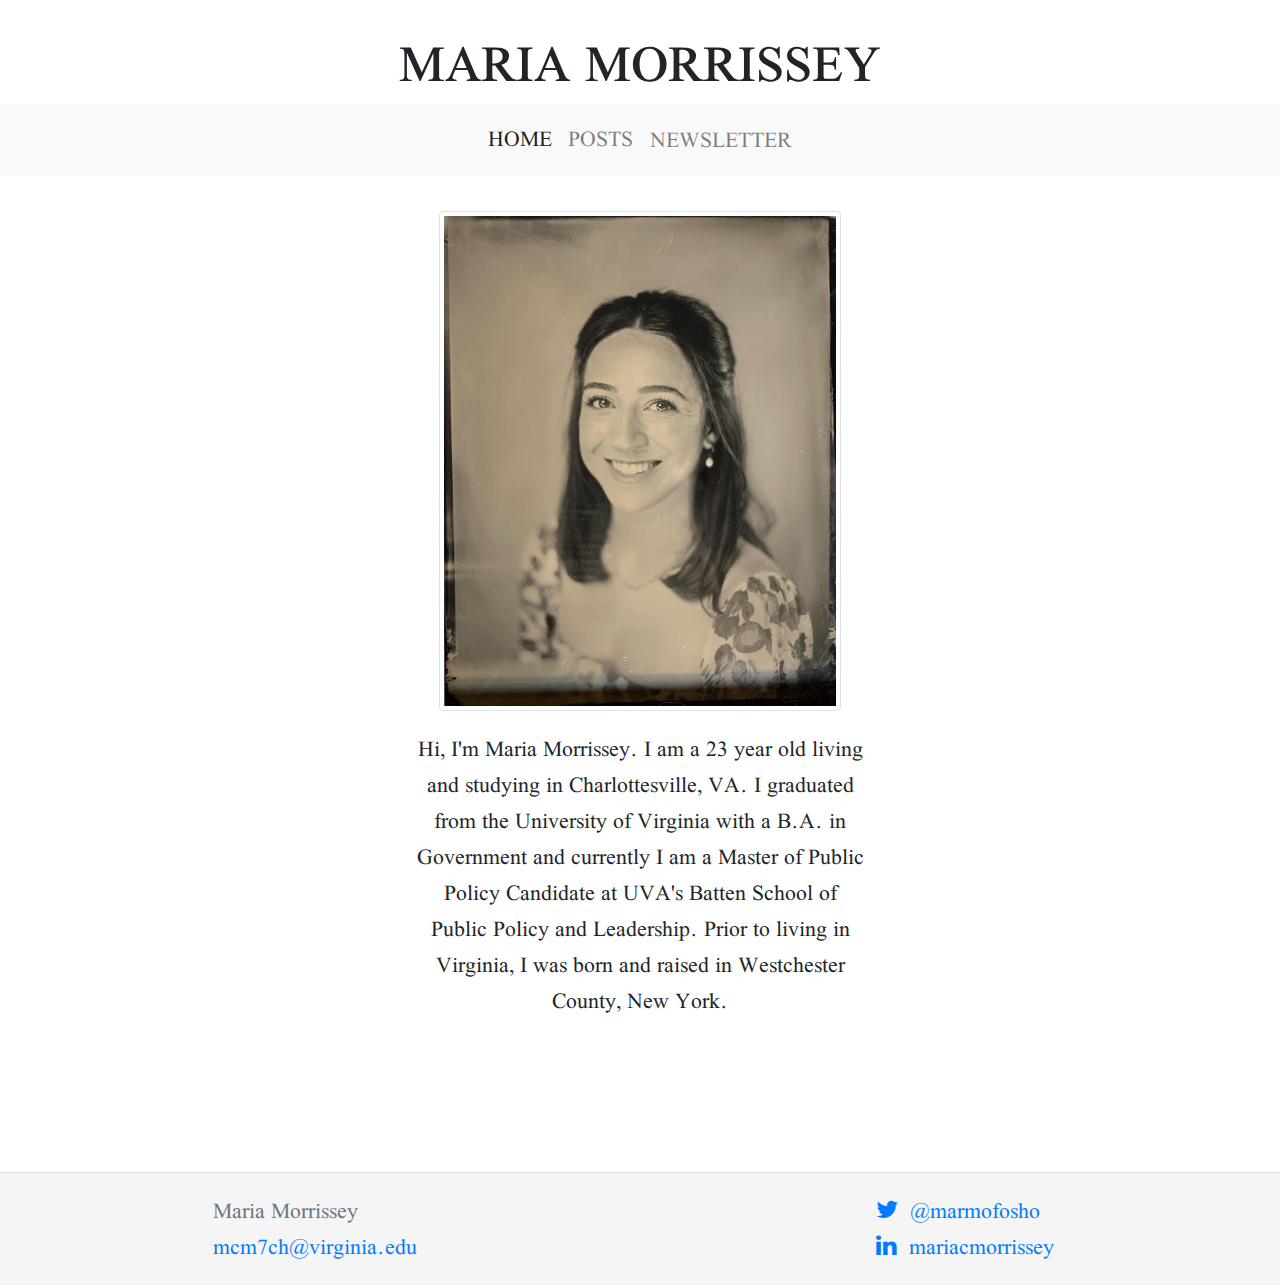
<file: index.html>
<html>
    <head>
        <!-- Required meta tags -->
        <meta charset="utf-8">
        <meta name="viewport" content="width=device-width, initial-scale=1, shrink-to-fit=no">

        <!-- bootstrap css and javascript -->
        <link rel="stylesheet" href="https://stackpath.bootstrapcdn.com/bootstrap/4.5.2/css/bootstrap.min.css" integrity="sha384-JcKb8q3iqJ61gNV9KGb8thSsNjpSL0n8PARn9HuZOnIxN0hoP+VmmDGMN5t9UJ0Z" crossorigin="anonymous">
        <script src="https://code.jquery.com/jquery-3.5.1.slim.min.js" integrity="sha384-DfXdz2htPH0lsSSs5nCTpuj/zy4C+OGpamoFVy38MVBnE+IbbVYUew+OrCXaRkfj" crossorigin="anonymous"></script>
        <script src="https://cdn.jsdelivr.net/npm/popper.js@1.16.1/dist/umd/popper.min.js" integrity="sha384-9/reFTGAW83EW2RDu2S0VKaIzap3H66lZH81PoYlFhbGU+6BZp6G7niu735Sk7lN" crossorigin="anonymous"></script>
        <script src="https://stackpath.bootstrapcdn.com/bootstrap/4.5.2/js/bootstrap.min.js" integrity="sha384-B4gt1jrGC7Jh4AgTPSdUtOBvfO8shuf57BaghqFfPlYxofvL8/KUEfYiJOMMV+rV" crossorigin="anonymous"></script>
    
        <!-- fontawesome stylesheet -->
        <link rel="stylesheet" href="https://cdnjs.cloudflare.com/ajax/libs/font-awesome/4.7.0/css/font-awesome.min.css">

        <!-- standard stylesheet -->
        <link rel="stylesheet" href="css/style.css">

        <!-- favicon -->
        <link rel="apple-touch-icon" sizes="180x180" href="images/apple-touch-icon.png">
        <link rel="icon" type="image/png" sizes="32x32" href="images/favicon-32x32.png">
        <link rel="icon" type="image/png" sizes="16x16" href="images/favicon-16x16.png">
        <link rel="manifest" href="images/site.webmanifest">

        <!-- scheherazade new font -->
        <link rel="preconnect" href="https://fonts.googleapis.com">
        <link rel="preconnect" href="https://fonts.gstatic.com" crossorigin>
        <link href="https://fonts.googleapis.com/css2?family=Scheherazade+New&display=swap" rel="stylesheet">

        <title>Home - mariacmorrissey.com</title>
    </head>
    <body>
        <!-- newsletter modal -->
        <div class="modal fade" id="newsletterModal" tabindex="-1" role="dialog" aria-labelledby="newsletterModalLabel" aria-hidden="true">
            <div class="modal-dialog" role="document">
                <div class="modal-content">
                    <div class="modal-header">
                        <h5 class="modal-title" id="newsletterModalLabel">Subscribe to newsletter</h5>
                        <button type="button" class="close" data-dismiss="modal" aria-label="Close">
                            <span aria-hidden="true">&times;</span>
                        </button>
                    </div>
                    <form id="subscriptionForm" action="#" method="POST">
                        <div class="modal-body">                    
                            <input type="email" class="form-control" name="email" id="emailInput" placeholder="Email address"> 
                            <div id="formResults"></div>   
                        </div>
                        <div class="modal-footer">
                            <button type="button" class="btn btn-secondary" data-dismiss="modal">Close</button>
                            <button type="submit" class="btn btn-primary">Submit</button>
                        </div>
                    </form>
                </div>
            </div>
        </div>
        <!-- script to handle submission -->
        <script type="text/javascript" src="scripts/submitNewsletterSubscription.js"></script>

        <div class="row full-height">
            <div class="col text-center">
                <h1 class='name-title'>MARIA MORRISSEY</h1>
                <nav class="navbar navbar-expand-lg navbar-light bg-light">
                    <div class="collapse navbar-collapse" id="navbarSupportedContent">
                        <ul class="navbar-nav mr-auto">
                            <li class="nav-item active">
                            <a class="nav-link" href="index.html">HOME <span class="sr-only">(current)</span></a>
                            </li>
                            <li class="nav-item">
                            <a class="nav-link" href="blog.html">POSTS</a>
                            </li>
                            <li class="nav-item">
                                <button type="button" class="nav-link btn btn-link newsletter-modal-button" data-toggle="modal" data-target="#newsletterModal">NEWSLETTER</a>
                            </li>
                        </ul>
                    </div>
                    <button class="navbar-toggler ml-auto" type="button" data-toggle="collapse" data-target="#navbarSupportedContent" aria-controls="navbarSupportedContent" aria-expanded="false" aria-label="Toggle navigation">
                        <span class="navbar-toggler-icon"></span>
                    </button>
                </nav><br>
                <div class="container container-headshot">
                    <img src="images/maria-tintype.JPG" alt="" class="img-thumbnail img-fluid headshot">
                </div>
                <div class="container bio">
                    <p>Hi, I'm Maria Morrissey. I am a 23 year old living and studying in Charlottesville, VA. I graduated from the University of Virginia with a B.A. in Government and currently I am a Master of Public Policy Candidate at UVA's Batten School of Public Policy and Leadership. Prior to living in Virginia, I was born and raised in Westchester County, New York.</p>
                </div>

                <!-- footer -->
                <div class="d-flex footer-container">
                    <footer class="footer border-top text-muted">
                        <div class="row">
                            <div class="col-md-6">
                                <div class="footer-col">
                                    Maria Morrissey<br>
                                    <a href="mailto:mcm7ch@virginia.edu">mcm7ch@virginia.edu</a>
                                </div>
                            </div>
                            <div class="col-md-6">
                                <div class="footer-col">
                                    <a href="https://twitter.com/marmofosho" target="_blank"><i class="fa fa-twitter"></i> &nbsp;@marmofosho</a><br>
                                    <a href="https://www.linkedin.com/in/mariacmorrissey/" target="_blank"><i class="fa fa-linkedin"></i> &nbsp;mariacmorrissey</a>
                                </div>
                            </div>
                        </div>
                    </footer>
                </div>
            </div>
        </div>
        
    </body>
</html>
</file>
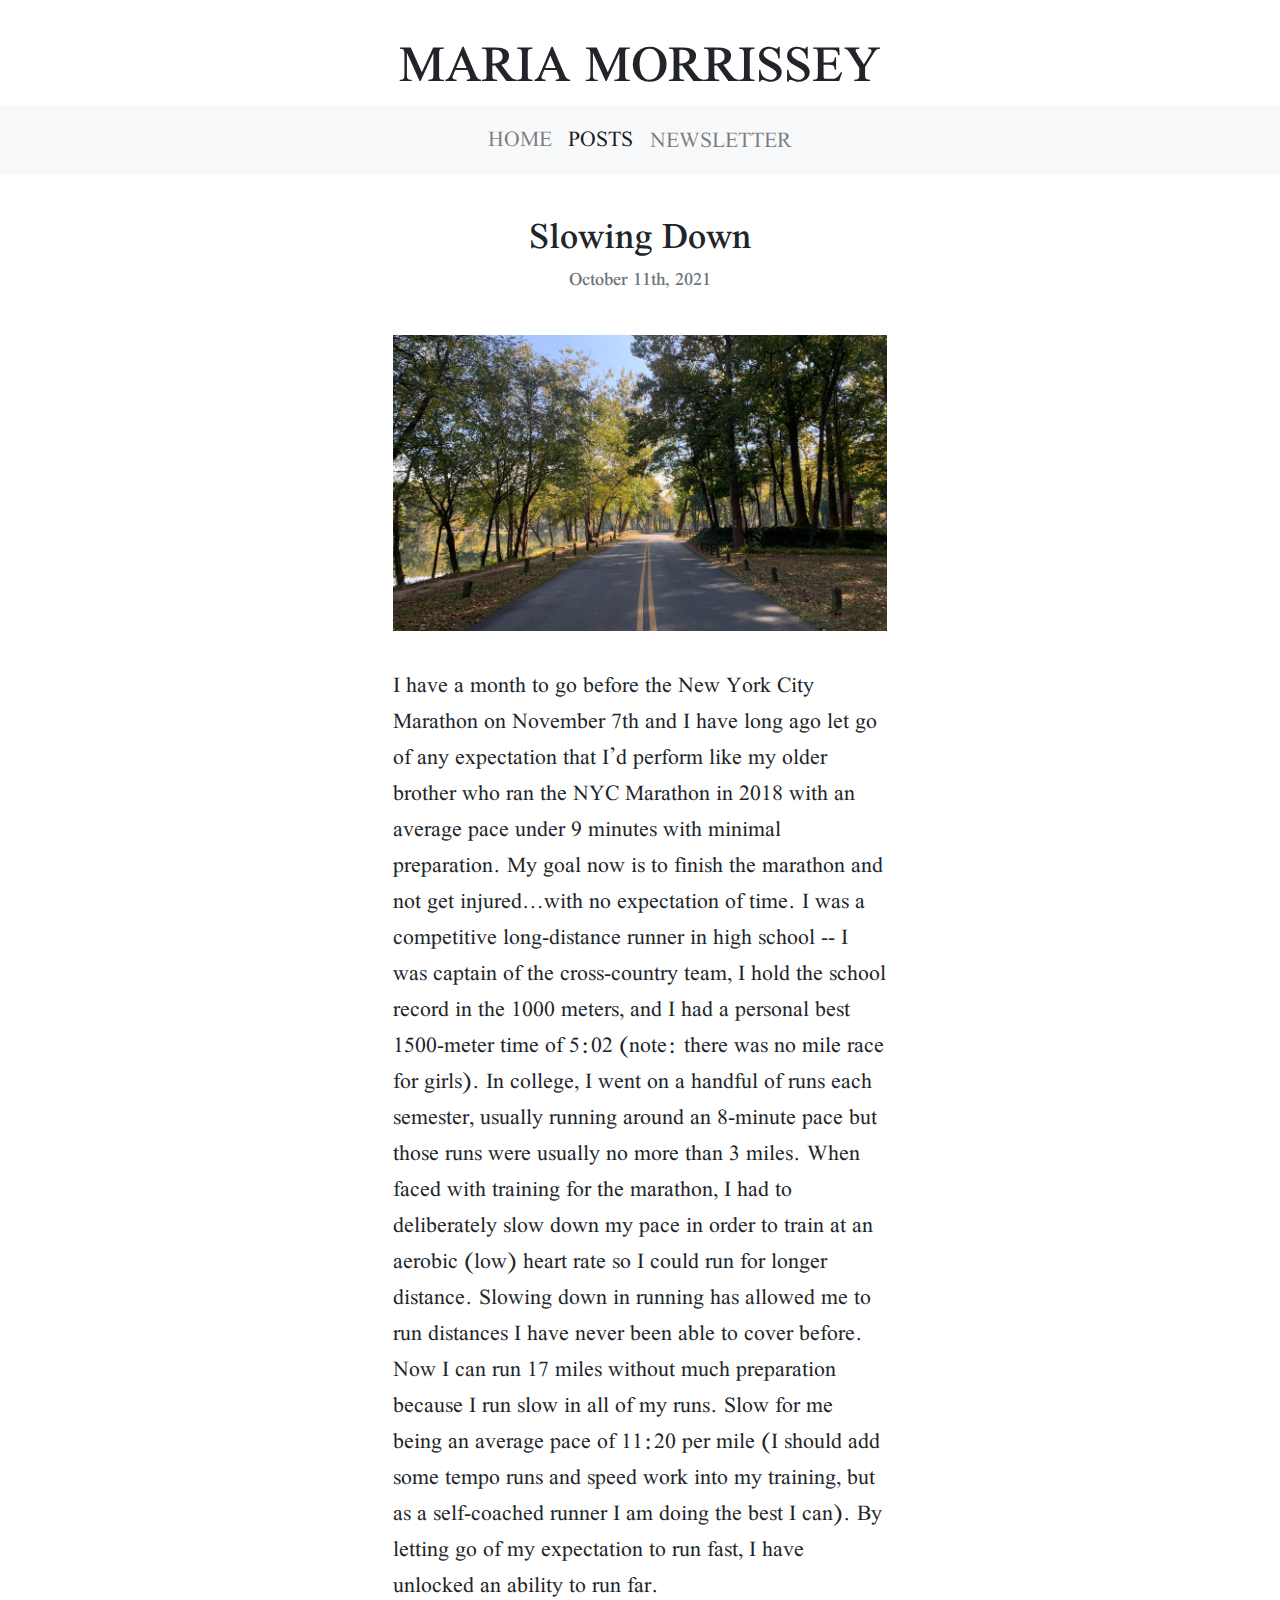
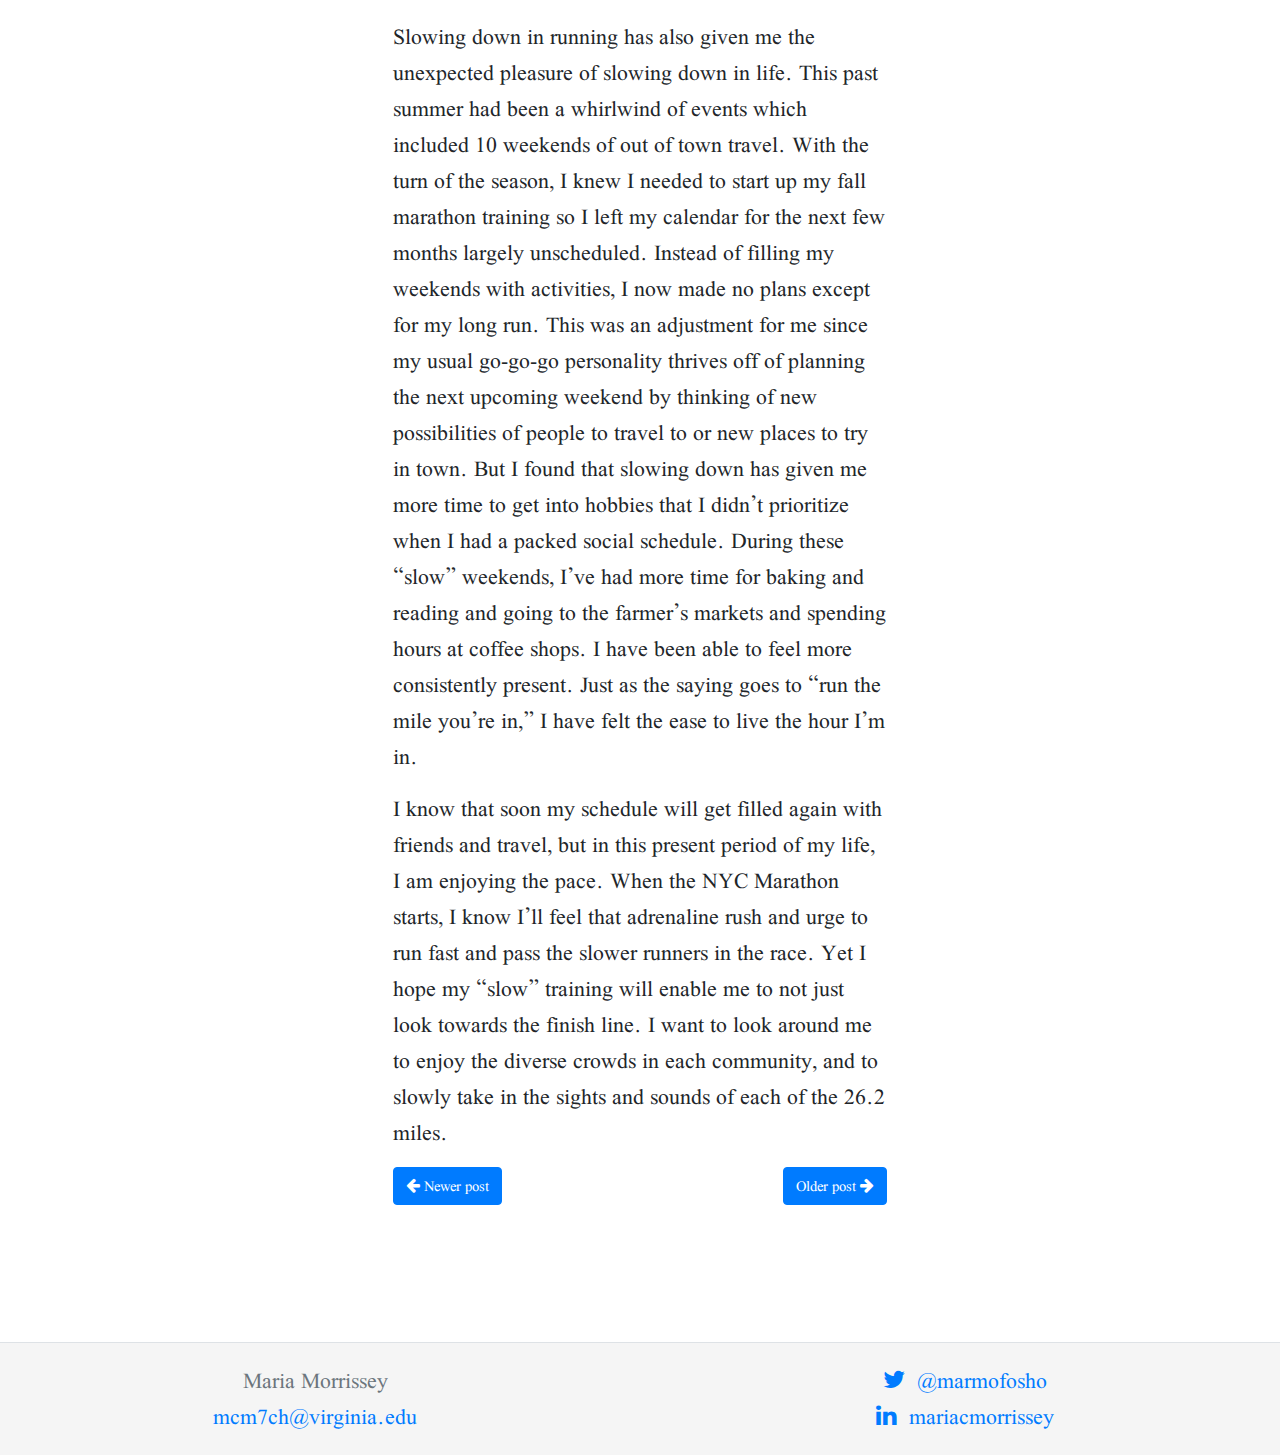
<file: posts/10-11-2021.html>
<html>
    <head>
        <!-- Required meta tags -->
        <meta charset="utf-8">
        <meta name="viewport" content="width=device-width, initial-scale=1, shrink-to-fit=no">

        <!-- bootstrap css and javascript -->
        <link rel="stylesheet" href="https://stackpath.bootstrapcdn.com/bootstrap/4.5.2/css/bootstrap.min.css" integrity="sha384-JcKb8q3iqJ61gNV9KGb8thSsNjpSL0n8PARn9HuZOnIxN0hoP+VmmDGMN5t9UJ0Z" crossorigin="anonymous">
        <script src="https://code.jquery.com/jquery-3.5.1.slim.min.js" integrity="sha384-DfXdz2htPH0lsSSs5nCTpuj/zy4C+OGpamoFVy38MVBnE+IbbVYUew+OrCXaRkfj" crossorigin="anonymous"></script>
        <script src="https://cdn.jsdelivr.net/npm/popper.js@1.16.1/dist/umd/popper.min.js" integrity="sha384-9/reFTGAW83EW2RDu2S0VKaIzap3H66lZH81PoYlFhbGU+6BZp6G7niu735Sk7lN" crossorigin="anonymous"></script>
        <script src="https://stackpath.bootstrapcdn.com/bootstrap/4.5.2/js/bootstrap.min.js" integrity="sha384-B4gt1jrGC7Jh4AgTPSdUtOBvfO8shuf57BaghqFfPlYxofvL8/KUEfYiJOMMV+rV" crossorigin="anonymous"></script>
    
        <!-- fontawesome stylesheet -->
        <link rel="stylesheet" href="https://cdnjs.cloudflare.com/ajax/libs/font-awesome/4.7.0/css/font-awesome.min.css">

        <!-- standard stylesheet -->
        <link rel="stylesheet" href="../css/style.css">

        <!-- favicon -->
        <link rel="apple-touch-icon" sizes="180x180" href="../images/apple-touch-icon.png">
        <link rel="icon" type="image/png" sizes="32x32" href="../images/favicon-32x32.png">
        <link rel="icon" type="image/png" sizes="16x16" href="../images/favicon-16x16.png">
        <link rel="manifest" href="images/site.webmanifest">

        <!-- scheherazade new font -->
        <link rel="preconnect" href="https://fonts.googleapis.com">
        <link rel="preconnect" href="https://fonts.gstatic.com" crossorigin>
        <link href="https://fonts.googleapis.com/css2?family=Scheherazade+New&display=swap" rel="stylesheet">

        <title>Slowing Down</title>
    </head>
    <body>
        <!-- newsletter modal -->
        <div class="modal fade" id="newsletterModal" tabindex="-1" role="dialog" aria-labelledby="newsletterModalLabel" aria-hidden="true">
            <div class="modal-dialog" role="document">
                <div class="modal-content">
                    <div class="modal-header">
                        <h5 class="modal-title" id="newsletterModalLabel">Subscribe to newsletter</h5>
                        <button type="button" class="close" data-dismiss="modal" aria-label="Close">
                            <span aria-hidden="true">&times;</span>
                        </button>
                    </div>
                    <form id="subscriptionForm" action="#" method="POST">
                        <div class="modal-body">                    
                            <input type="email" class="form-control" name="email" id="emailInput" placeholder="Email address"> 
                            <div id="formResults"></div>   
                        </div>
                        <div class="modal-footer">
                            <button type="button" class="btn btn-secondary" data-dismiss="modal">Close</button>
                            <button type="submit" class="btn btn-primary">Submit</button>
                        </div>
                    </form>
                </div>
            </div>
        </div>
        <!-- script to handle submission -->
        <script type="text/javascript" src="../scripts/submitNewsletterSubscription.js"></script>

        <div class="row full-height">
            <div class="col text-center shadow-lg">
                <h1 class='name-title'>MARIA MORRISSEY</h1>
                <nav class="navbar navbar-expand-lg navbar-light bg-light">
                    <div class="collapse navbar-collapse" id="navbarSupportedContent">
                        <ul class="navbar-nav mr-auto">
                            <li class="nav-item">
                            <a class="nav-link" href="../index.html">HOME</span></a>
                            </li>
                            <li class="nav-item active">
                            <a class="nav-link" href="../blog.html">POSTS</a>
                            </li>
                            <li class="nav-item">
                                <button type="button" class="btn btn-link nav-link newsletter-modal-button" data-toggle="modal" data-target="#newsletterModal">NEWSLETTER</a>
                            </li>
                        </ul>
                    </div>
                    <button class="navbar-toggler ml-auto" type="button" data-toggle="collapse" data-target="#navbarSupportedContent" aria-controls="navbarSupportedContent" aria-expanded="false" aria-label="Toggle navigation">
                        <span class="navbar-toggler-icon"></span>
                    </button>
                </nav><br>

				<!-- post content -->
				<div class="container post-content">
					<h1 class="display-5 post-title">Slowing Down</h1>
					<h5 class="text-muted post-date">October 11th, 2021</h5>
					<br />
                    <img src="../images/running.jpeg" class="post-header-image">
                    <br /><br />
					<p>I have a month to go before the New York City Marathon on November 7th and I have long ago let go of any expectation that I’d perform like my older brother who ran the NYC Marathon in 2018 with an average pace under 9 minutes with minimal preparation. My goal now is to finish the marathon and not get injured…with no expectation of time. I was a competitive long-distance runner in high school -- I was captain of the cross-country team, I hold the school record in the 1000 meters, and I had a personal best 1500-meter time of 5:02 (note: there was no mile race for girls). In college, I went on a handful of runs each semester, usually running around an 8-minute pace but those runs were usually no more than 3 miles. When faced with training for the marathon, I had to deliberately slow down my pace in order to train at an aerobic (low) heart rate so I could run for longer distance. Slowing down in running has allowed me to run distances I have never been able to cover before. Now I can run 17 miles without much preparation because I run slow in all of my runs. Slow for me being an average pace of 11:20 per mile (I should add some tempo runs and speed work into my training, but as a self-coached runner I am doing the best I can). By letting go of my expectation to run fast, I have unlocked an ability to run far.</p>

                    <p>Slowing down in running has also given me the unexpected pleasure of slowing down in life. This past summer had been a whirlwind of events which included 10 weekends of out of town travel. With the turn of the season, I knew I needed to start up my fall marathon training so I left my calendar for the next few months largely unscheduled. Instead of filling my weekends with activities, I now made no plans except for my long run. This was an adjustment for me since my usual go-go-go personality thrives off of planning the next upcoming weekend by thinking of new possibilities of people to travel to or new places to try in town. But I found that slowing down has given me more time to get into hobbies that I didn’t prioritize when I had a packed social schedule.  During these “slow” weekends, I’ve had more time for baking and reading and going to the farmer’s markets and spending hours at coffee shops. I have been able to feel more consistently present. Just as the saying goes to “run the mile you’re in,” I have felt the ease to live the hour I’m in.</p>

                    <p>I know that soon my schedule will get filled again with friends and travel, but in this present period of my life, I am enjoying the pace. When the NYC Marathon starts, I know I’ll feel that adrenaline rush and urge to run fast and pass the slower runners in the race. Yet I hope my “slow” training will enable me to not just look towards the finish line. I want to look around me to enjoy the diverse crowds in each community, and to slowly take in the sights and sounds of each of the 26.2 miles.</p>

                    <!-- next/previous -->
                    <div class="row">
                        <div class="col-md-6 next-post-col">
                            <a href="1-11-2022.html" class="btn btn-primary"><i class="fa fa-arrow-left"></i> Newer post</a>
                        </div>
                        <div class="col-md-6 previous-post-col">
                            <a href="8-15-2021.html" class="btn btn-primary">Older post <i class="fa fa-arrow-right"></i></a>
                        </div>
                    </div>
				</div>
                <!-- footer -->
                <div class="d-flex footer-container">
                    <footer class="footer border-top text-muted">
                        <div class="row">
                            <div class="col-md-6">
                                <div class="footer-md-col">
                                    Maria Morrissey<br>
                                    <a href="mailto:mcm7ch@virginia.edu">mcm7ch@virginia.edu</a>
                                </div>
                            </div>
                            <div class="col-md-6">
                                <div class="footer-md-col">
                                    <a href="https://twitter.com/marmofosho" target="_blank"><i class="fa fa-twitter"></i> &nbsp;@marmofosho</a><br>
                                    <a href="https://www.linkedin.com/in/mariacmorrissey/" target="_blank"><i class="fa fa-linkedin"></i> &nbsp;mariacmorrissey</a>
                                </div>
                            </div>
                        </div>
                    </footer>
                </div>
            </div>
        </div>
        
    </body>
</html>
</file>
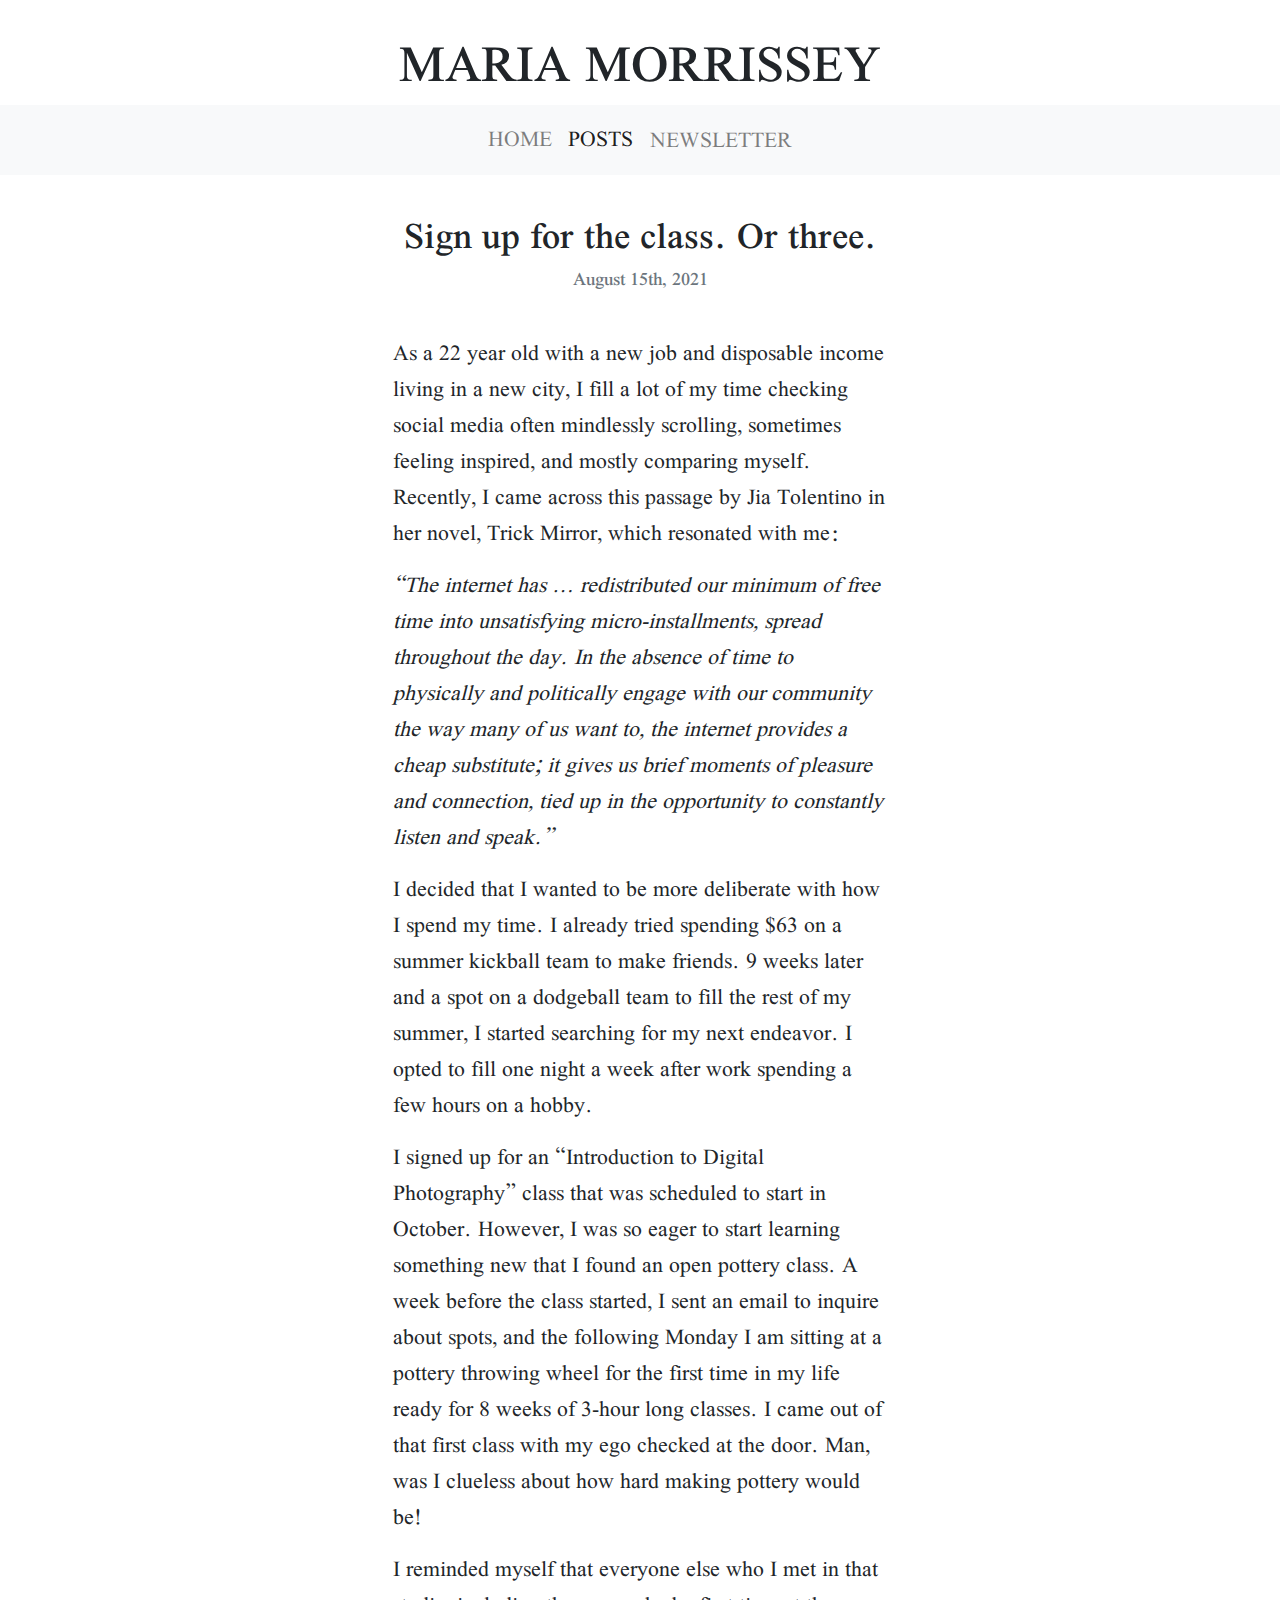
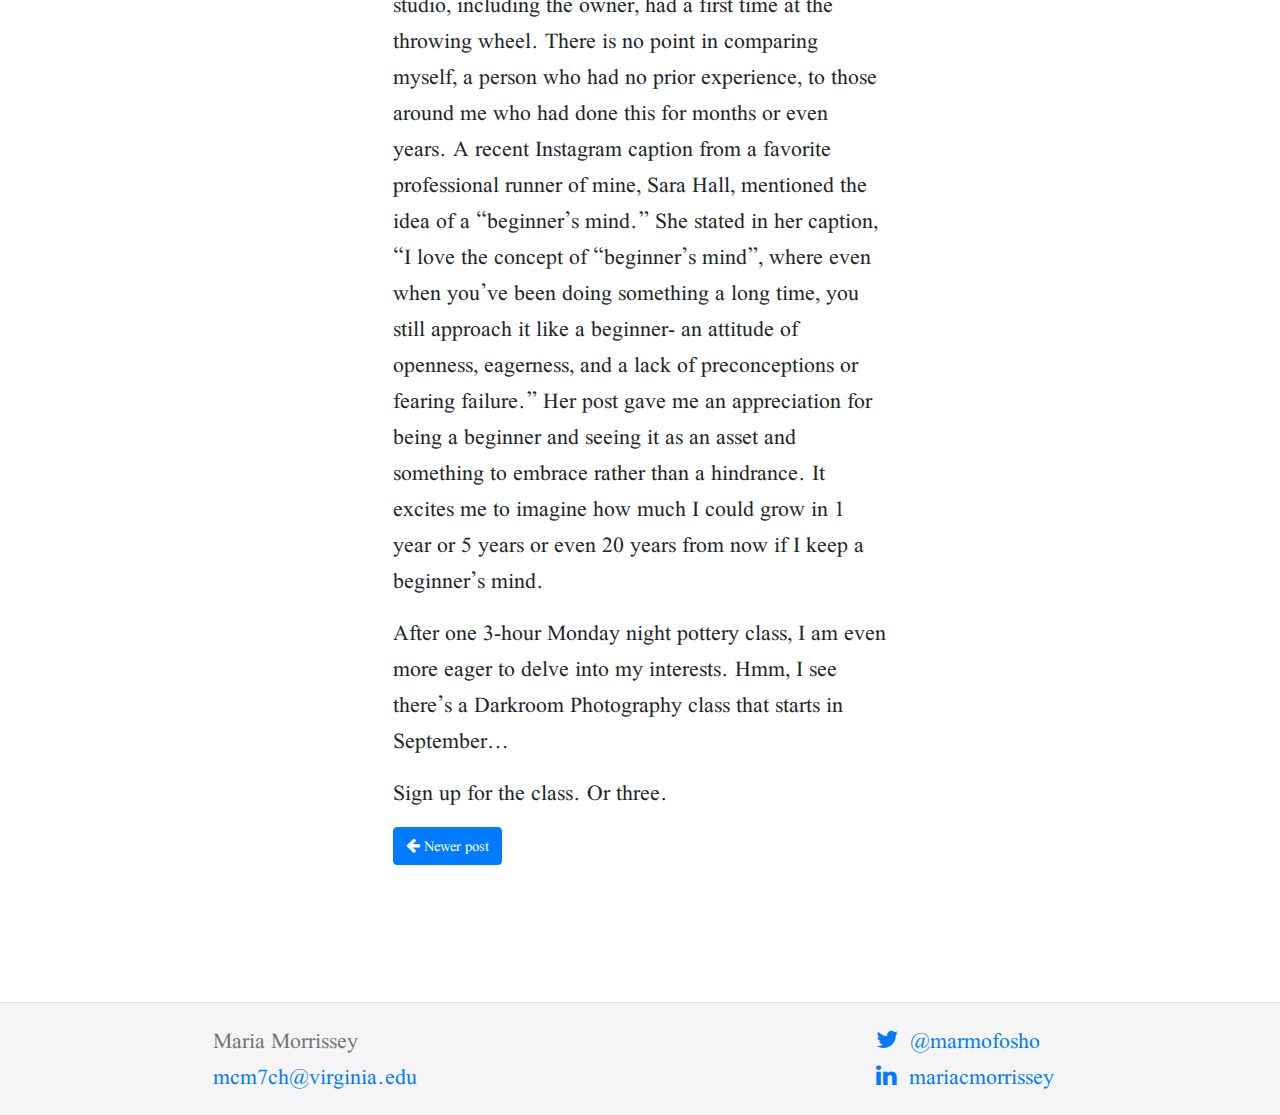
<file: posts/8-15-2021.html>
<html>
    <head>
        <!-- Required meta tags -->
        <meta charset="utf-8">
        <meta name="viewport" content="width=device-width, initial-scale=1, shrink-to-fit=no">

        <!-- bootstrap css and javascript -->
        <link rel="stylesheet" href="https://stackpath.bootstrapcdn.com/bootstrap/4.5.2/css/bootstrap.min.css" integrity="sha384-JcKb8q3iqJ61gNV9KGb8thSsNjpSL0n8PARn9HuZOnIxN0hoP+VmmDGMN5t9UJ0Z" crossorigin="anonymous">
        <script src="https://code.jquery.com/jquery-3.5.1.slim.min.js" integrity="sha384-DfXdz2htPH0lsSSs5nCTpuj/zy4C+OGpamoFVy38MVBnE+IbbVYUew+OrCXaRkfj" crossorigin="anonymous"></script>
        <script src="https://cdn.jsdelivr.net/npm/popper.js@1.16.1/dist/umd/popper.min.js" integrity="sha384-9/reFTGAW83EW2RDu2S0VKaIzap3H66lZH81PoYlFhbGU+6BZp6G7niu735Sk7lN" crossorigin="anonymous"></script>
        <script src="https://stackpath.bootstrapcdn.com/bootstrap/4.5.2/js/bootstrap.min.js" integrity="sha384-B4gt1jrGC7Jh4AgTPSdUtOBvfO8shuf57BaghqFfPlYxofvL8/KUEfYiJOMMV+rV" crossorigin="anonymous"></script>
    
        <!-- fontawesome stylesheet -->
        <link rel="stylesheet" href="https://cdnjs.cloudflare.com/ajax/libs/font-awesome/4.7.0/css/font-awesome.min.css">

        <!-- standard stylesheet -->
        <link rel="stylesheet" href="../css/style.css">

        <!-- favicon -->
        <link rel="apple-touch-icon" sizes="180x180" href="../images/apple-touch-icon.png">
        <link rel="icon" type="image/png" sizes="32x32" href="../images/favicon-32x32.png">
        <link rel="icon" type="image/png" sizes="16x16" href="../images/favicon-16x16.png">
        <link rel="manifest" href="images/site.webmanifest">

        <!-- scheherazade new font -->
        <link rel="preconnect" href="https://fonts.googleapis.com">
        <link rel="preconnect" href="https://fonts.gstatic.com" crossorigin>
        <link href="https://fonts.googleapis.com/css2?family=Scheherazade+New&display=swap" rel="stylesheet">

        <title>Sign up for the class.  Or three.</title>
    </head>
    <body>
        <!-- newsletter modal -->
        <div class="modal fade" id="newsletterModal" tabindex="-1" role="dialog" aria-labelledby="newsletterModalLabel" aria-hidden="true">
            <div class="modal-dialog" role="document">
                <div class="modal-content">
                    <div class="modal-header">
                        <h5 class="modal-title" id="newsletterModalLabel">Subscribe to newsletter</h5>
                        <button type="button" class="close" data-dismiss="modal" aria-label="Close">
                            <span aria-hidden="true">&times;</span>
                        </button>
                    </div>
                    <form id="subscriptionForm" action="#" method="POST">
                        <div class="modal-body">                    
                            <input type="email" class="form-control" name="email" id="emailInput" placeholder="Email address"> 
                            <div id="formResults"></div>   
                        </div>
                        <div class="modal-footer">
                            <button type="button" class="btn btn-secondary" data-dismiss="modal">Close</button>
                            <button type="submit" class="btn btn-primary">Submit</button>
                        </div>
                    </form>
                </div>
            </div>
        </div>
        <!-- script to handle submission -->
        <script type="text/javascript" src="../scripts/submitNewsletterSubscription.js"></script>

        <div class="row full-height">
            <div class="col text-center shadow-lg">
                <h1 class='name-title'>MARIA MORRISSEY</h1>
                <nav class="navbar navbar-expand-lg navbar-light bg-light">
                    <div class="collapse navbar-collapse" id="navbarSupportedContent">
                        <ul class="navbar-nav mr-auto">
                            <li class="nav-item">
                            <a class="nav-link" href="../index.html">HOME</span></a>
                            </li>
                            <li class="nav-item active">
                            <a class="nav-link" href="../blog.html">POSTS</a>
                            </li>
                            <li class="nav-item">
                                <button type="button" class="btn btn-link nav-link newsletter-modal-button" data-toggle="modal" data-target="#newsletterModal">NEWSLETTER</a>
                            </li>
                        </ul>
                      
                      <!-- <form class="form-inline my-2 my-lg-0">
                        <input class="form-control mr-sm-2" type="search" placeholder="Search" aria-label="Search">
                        <button class="btn btn-outline-success my-2 my-sm-0" type="submit">Search</button>
                      </form> -->
                    </div>
                    <button class="navbar-toggler ml-auto" type="button" data-toggle="collapse" data-target="#navbarSupportedContent" aria-controls="navbarSupportedContent" aria-expanded="false" aria-label="Toggle navigation">
                        <span class="navbar-toggler-icon"></span>
                    </button>
                </nav><br>

				<!-- post content -->
				<div class="container post-content">
					<h1 class="display-5 post-title">Sign up for the class.  Or three.</h1>
					<h5 class="text-muted post-date">August 15th, 2021</h5>
					<br />
					<p>As a 22 year old with a new job and disposable income living in a new city, I fill a lot of my time checking social media often mindlessly scrolling, sometimes feeling inspired, and mostly comparing myself.  Recently, I came across this passage by Jia Tolentino in her novel, Trick Mirror, which resonated with me:</p>
					<p><i>“The internet has … redistributed our minimum of free time into unsatisfying micro-installments, spread throughout the day. In the absence of time to physically and politically engage with our community the way many of us want to, the internet provides a cheap substitute; it gives us brief moments of pleasure and connection, tied up in the opportunity to constantly listen and speak.”</i></p>
					<p>I decided that I wanted to be more deliberate with how I spend my time. I already tried spending $63 on a summer kickball team to make friends. 9 weeks later and a spot on a dodgeball team to fill the rest of my summer, I started searching for my next endeavor. I opted to fill one night a week after work spending a few hours on a hobby.</p>
					<p>I signed up for an “Introduction to Digital Photography” class that was scheduled to start in October. However, I was so eager to start learning something new that I found an open pottery class. A week before the class started, I sent an email to inquire about spots, and the following Monday I am sitting at a pottery throwing wheel for the first time in my life ready for 8 weeks of 3-hour long classes. I came out of that first class with my ego checked at the door. Man, was I clueless about how hard making pottery would be! </p>
					<p>I reminded myself that everyone else who I met in that studio, including the owner, had a first time at the throwing wheel. There is no point in comparing myself, a person who had no prior experience, to those around me who had done this for months or even years. A recent Instagram caption from a favorite professional runner of mine, Sara Hall, mentioned the idea of a “beginner’s mind.” She stated in her caption, “I love the concept of “beginner’s mind”, where even when you’ve been doing something a long time, you still approach it like a beginner- an attitude of openness, eagerness, and a lack of preconceptions or fearing failure.” Her post gave me an appreciation for being a beginner and seeing it as an asset and something to embrace rather than a hindrance. It excites me to imagine how much I could grow in 1 year or 5 years or even 20 years from now if I keep a beginner’s mind.</p>
					<p>After one 3-hour Monday night pottery class, I am even more eager to delve into my interests. Hmm, I see there’s a Darkroom Photography class that starts in September…</p>
					<p>Sign up for the class. Or three.</p>

                    <!-- next/previous -->
                    <div class="row">
                        <div class="col-md-6 next-post-col">
                            <a href="10-11-2021.html" class="btn btn-primary"><i class="fa fa-arrow-left"></i> Newer post</a>
                        </div>
                        <!-- <div class="col-md-6 previous-post-col">
                            <button class="btn btn-primary">Older post <i class="fa fa-arrow-right"></i></button>
                        </div> -->
                    </div>
				</div>
                <!-- footer -->
                <div class="d-flex footer-container">
                    <footer class="footer border-top text-muted">
                        <div class="row">
                            <div class="col-md-6">
                                <div class="footer-col">
                                    Maria Morrissey<br>
                                    <a href="mailto:mcm7ch@virginia.edu">mcm7ch@virginia.edu</a>
                                </div>
                            </div>
                            <div class="col-md-6">
                                <div class="footer-col">
                                    <a href="https://twitter.com/marmofosho" target="_blank"><i class="fa fa-twitter"></i> &nbsp;@marmofosho</a><br>
                                    <a href="https://www.linkedin.com/in/mariacmorrissey/" target="_blank"><i class="fa fa-linkedin"></i> &nbsp;mariacmorrissey</a>
                                </div>
                            </div>
                        </div>
                    </footer>
                </div>
            </div>
        </div>
        
    </body>
</html>
</file>
<file: css/style.css>
body {
    margin: 0;
    height: 100%;
    font-family: 'Scheherazade New', serif;
    font-size: 1.5rem;
}

div.full-height {
    height: 100%;
}

div.container {
    width: 80%;
}

.navbar-nav {
    position: relative;
    left: 50%;
    transform: translatex(-50%);
}

div.col {
    padding: 0;
}

div.container-headshot {
    padding-left: 5%;
    padding-right: 5%;
    margin-bottom: 20px;
}

img.headshot {
    max-height: 500px;
}

a.nav-link, button.newsletter-modal-button {
    font-size: 1.5rem;
}

div.footer-container {
    padding-top: 250px;
}

footer.footer {
    position: absolute;
    bottom: 0;
    padding: 20px;
    width: 100%;
    background-color: #f5f5f5;
    text-justify: left!important;
}

div.footer-col {
    display: inline-block;
    text-align: left;
}

div.bio {
    max-width: 481px;
    width: 80%;
    margin: auto;
}

h1.name-title {
    margin-top: 30px;
    font-size: 3.5rem;
}

div.blog-card {
    margin-bottom: 30px;
}

h5.card-title {
    font-size: 1.5rem;
}

h1.post-title {
    text-align: center;
}

h5.post-date {
    text-align: center;
}

img.post-header-image {
    width: 100%;
}

div.post-content {
	text-align: left;
    width: 80%;
}

div.previous-post-col {
    text-align: right;
}

@media (min-width: 1200px) {
    div.post-content {
        width: 40%;
    }
}

button.newsletter-modal-button {
    margin: auto;
}

button.newsletter-modal-button:focus {
    box-shadow: none;
}

.blockquote {
    font-size: 1.5rem;
    font-style: italic;
}
</file>
